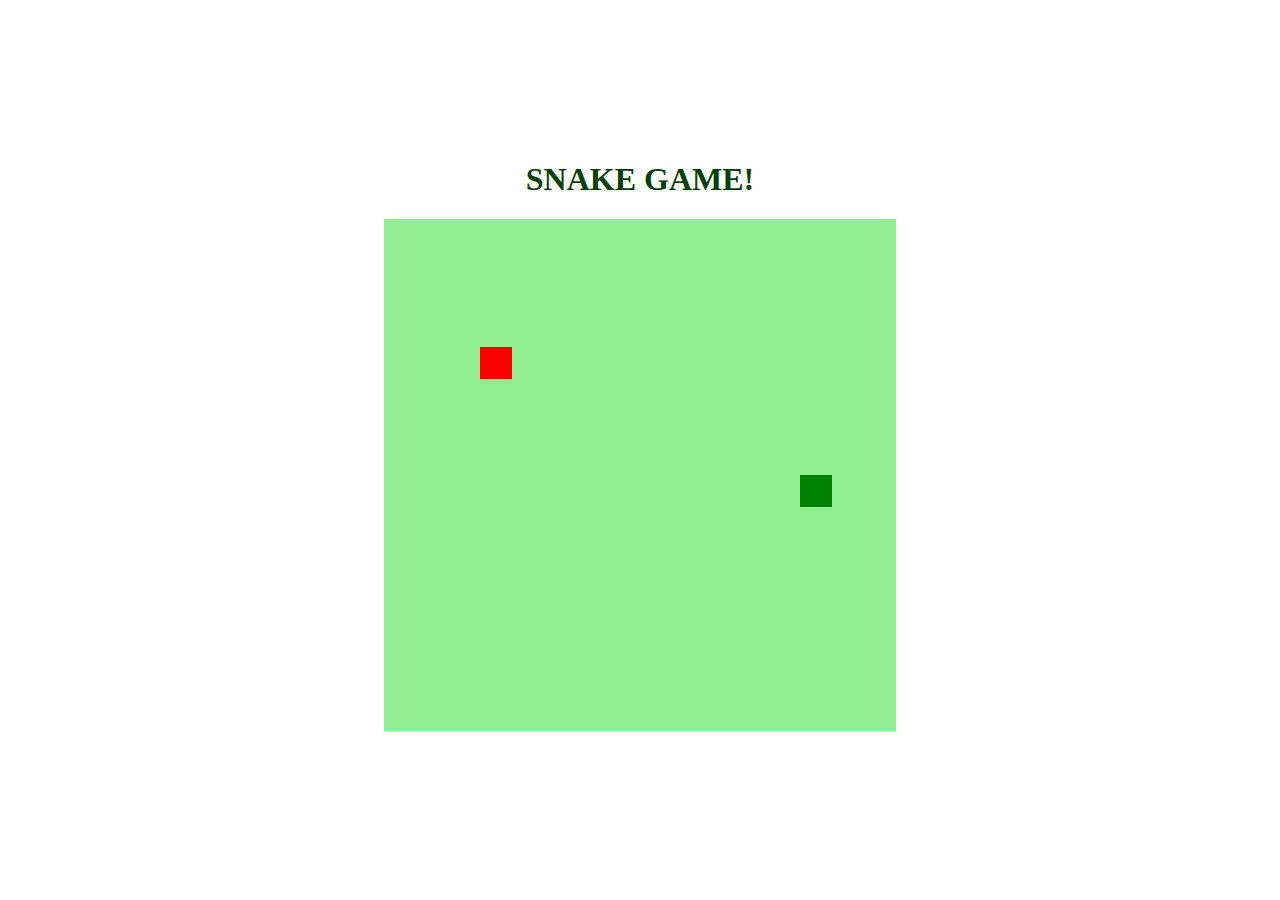
<file: jogo-da-cobrinha/index.html>
<!DOCTYPE html>
<html lang="pt-br">
<head>
    <meta charset="UTF-8">
    <meta http-equiv="X-UA-Compatible" content="IE=edge">
    <meta name="viewport" content="width=device-width, initial-scale=1.0">
    <link rel="stylesheet" href="style.css">
    <script defer src="script.js"></script>
    <title>Snake Game</title>
</head>
<body>
    <h1>SNAKE GAME!</h1>
    <canvas id="snake" width="512" height="512"></canvas>
</body>
</html>
</file>
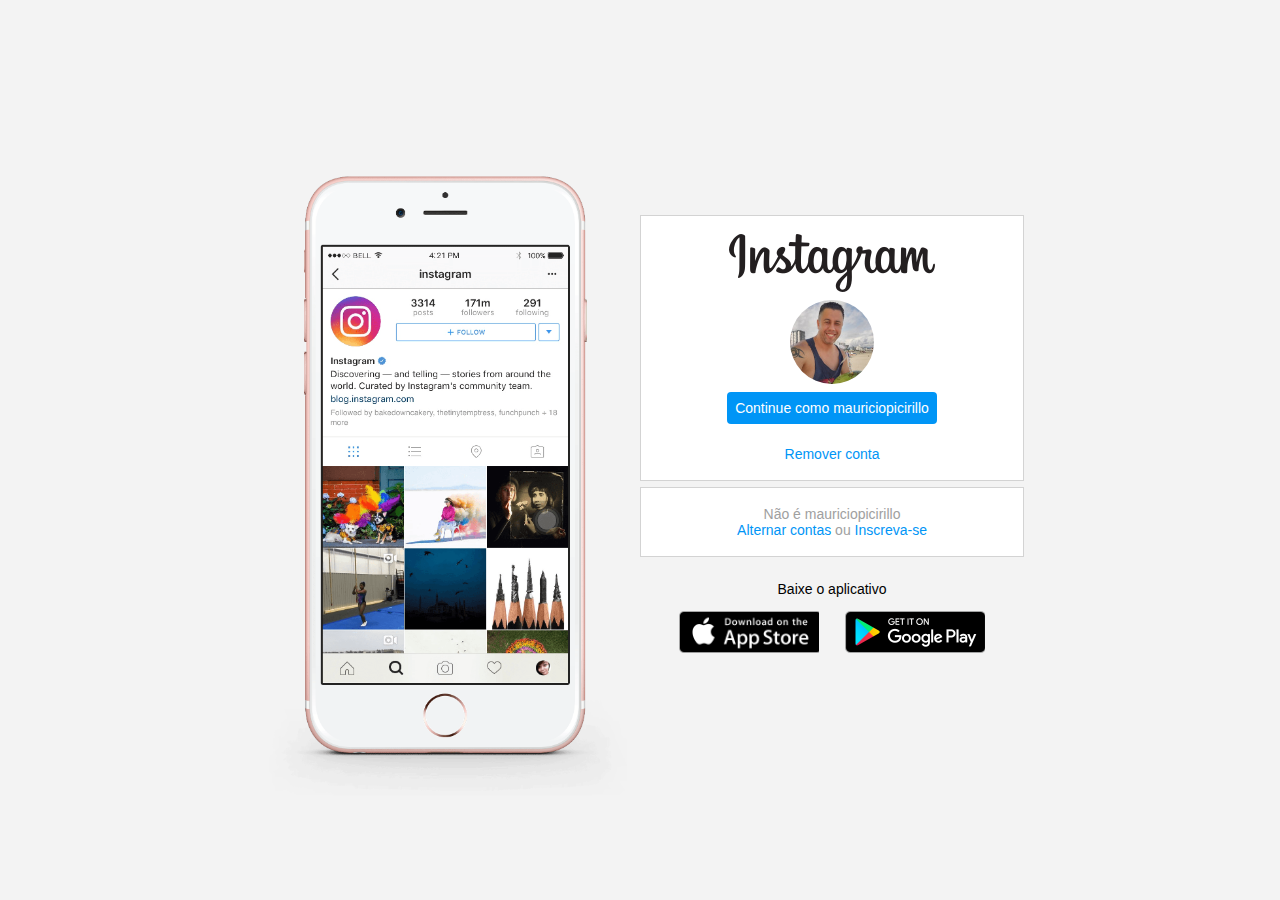
<file: recriando-a-pagina-inicial-instagram/index.html>
<!DOCTYPE html>
<html lang="pt-br">
<head>
    <meta charset="UTF-8">
    <meta http-equiv="X-UA-Compatible" content="IE=edge">
    <meta name="viewport" content="width=device-width, initial-scale=1.0">
    <link rel="stylesheet" href="style.css">
    <title>Instagram</title>
</head>
<body>
    <div class="instagram-wrapper">
        <div class="instagram-phone">
            <img src="img/instagram-celular.png" alt="celular">
        </div>
        <div class="instagram-continue">
           <div class="group">
               <img src="img/instagram-logo.png" class="instagram-logo" alt="instagram logo">
               <div class="profile-photo">
                   <img src="img/perfil-instagram.jpg" alt="foto de perfil">
               </div>
               <a href="#" class="instagram-login">Continue como  mauriciopicirillo</a>
               <a href="#" class="instagram-logout"> Remover conta</a>
           </div>
           <div class="group">
               <p class="not-account">Não é mauriciopicirillo</p>
               <p class="not-account">
                   <span class="link-blue">Alternar contas</span>
                   ou
                   <span class="link-blue">Inscreva-se</span>
               </p>
           </div> 
           <div class="get-the-app">
               <p class="get-app">Baixe o aplicativo</p>
               <div class="download">
                   <a href="#" class="app-download"></a>
                   <a href="#" class="app-download"></a>
               </div>
           </div>
        </div>
    </div>
</body>
</html>
</file>
<file: jogo-da-cobrinha/style.css>
body{
    height: 95vh;
    width: 95;
    display: flex;
    justify-content: center;
    align-items: center;
    flex-direction: column;
    color: rgb(4, 65, 4);
}
</file>
<file: recriando-a-pagina-inicial-instagram/style.css>
* {
    padding: 0;
    margin: 0;
    box-sizing: border-box;
    text-decoration: none;
    font-family: sans-serif;
    font-size: 14px;
}

body{
    width: 100%;
    min-height: 100vh;
    background-color: rgb(243, 243, 243);
    margin: 0;
    padding: 0;
    display: flex;
    justify-content: center;
}

.instagram-wrapper{
    display: flex;
    align-items: center;
    justify-content: start;
    width: 60%;
    height: 100vh;
}

.instagram-phone{
    display: flex;
    align-items: center;
    justify-content: center;
    width: 50%;
}

.instagram-phone img{
    height: 50rem;
}

.instagram-continue{
    display: flex;
    align-items: center;
    justify-content: space-around;
    flex-direction: column;
    width: 50%;
    min-height: 34rem;
}

.group {
    display: flex;
    justify-content: space-between;
    align-items: center;
    flex-direction: column;
    background-color: white;
    width: 100%;
    padding: 1.3rem 0;
    border: 1px solid lightgray;
}

.group:nth-child(1) {
    min-height: 19rem;
}

.isntagram-logo {
    height: 3rem;
}

.profile-photo {
    display: flex;
    justify-content: center;
    align-items: center;
    border-radius: 50%;
    overflow:hidden
}

.profile-photo img {
    height: 6rem;
}

.instagram-login {
    background-color: #0095f6;
    color: white;
    padding: 8px;
    border-radius: 4px;
}

.instagram-logout {
    color: #0095f6;
    margin-top: 1rem;
}

.not-account {
    color: rgb(160, 160, 160);
}

.link-blue {
    color: #0095f6;
}

.get-the-app {
    display: flex;
    flex-direction: column;
    align-items: center;
    justify-content: center;
    width: 100%;
    padding: 1.3rem 0;
}

.download {
    display: flex;
    width: 100%;
    justify-content: space-evenly;
    align-items: center;
    padding: 1rem;
}

.app-download {
    height: 3rem;
    width: 10rem;
    background-size: cover;
}

.app-download:nth-child(1) {
    background-image: url('img/apple-button.png');
}

.app-download:nth-child(2) {
    background-image: url('img/googleplay-button.png');
}

/* media queries */

@media (max-width: 1024px) {
    .instagram-wrapper {
        width: 90%;
    }
}

@media (max-width: 650px) {
    .instagram-wrapper {
        width: 90%;
    }

    .instagram-phone {
        display: none;
    }

    .instagram-continue {
        width: 100%;
    }
}
</file>
